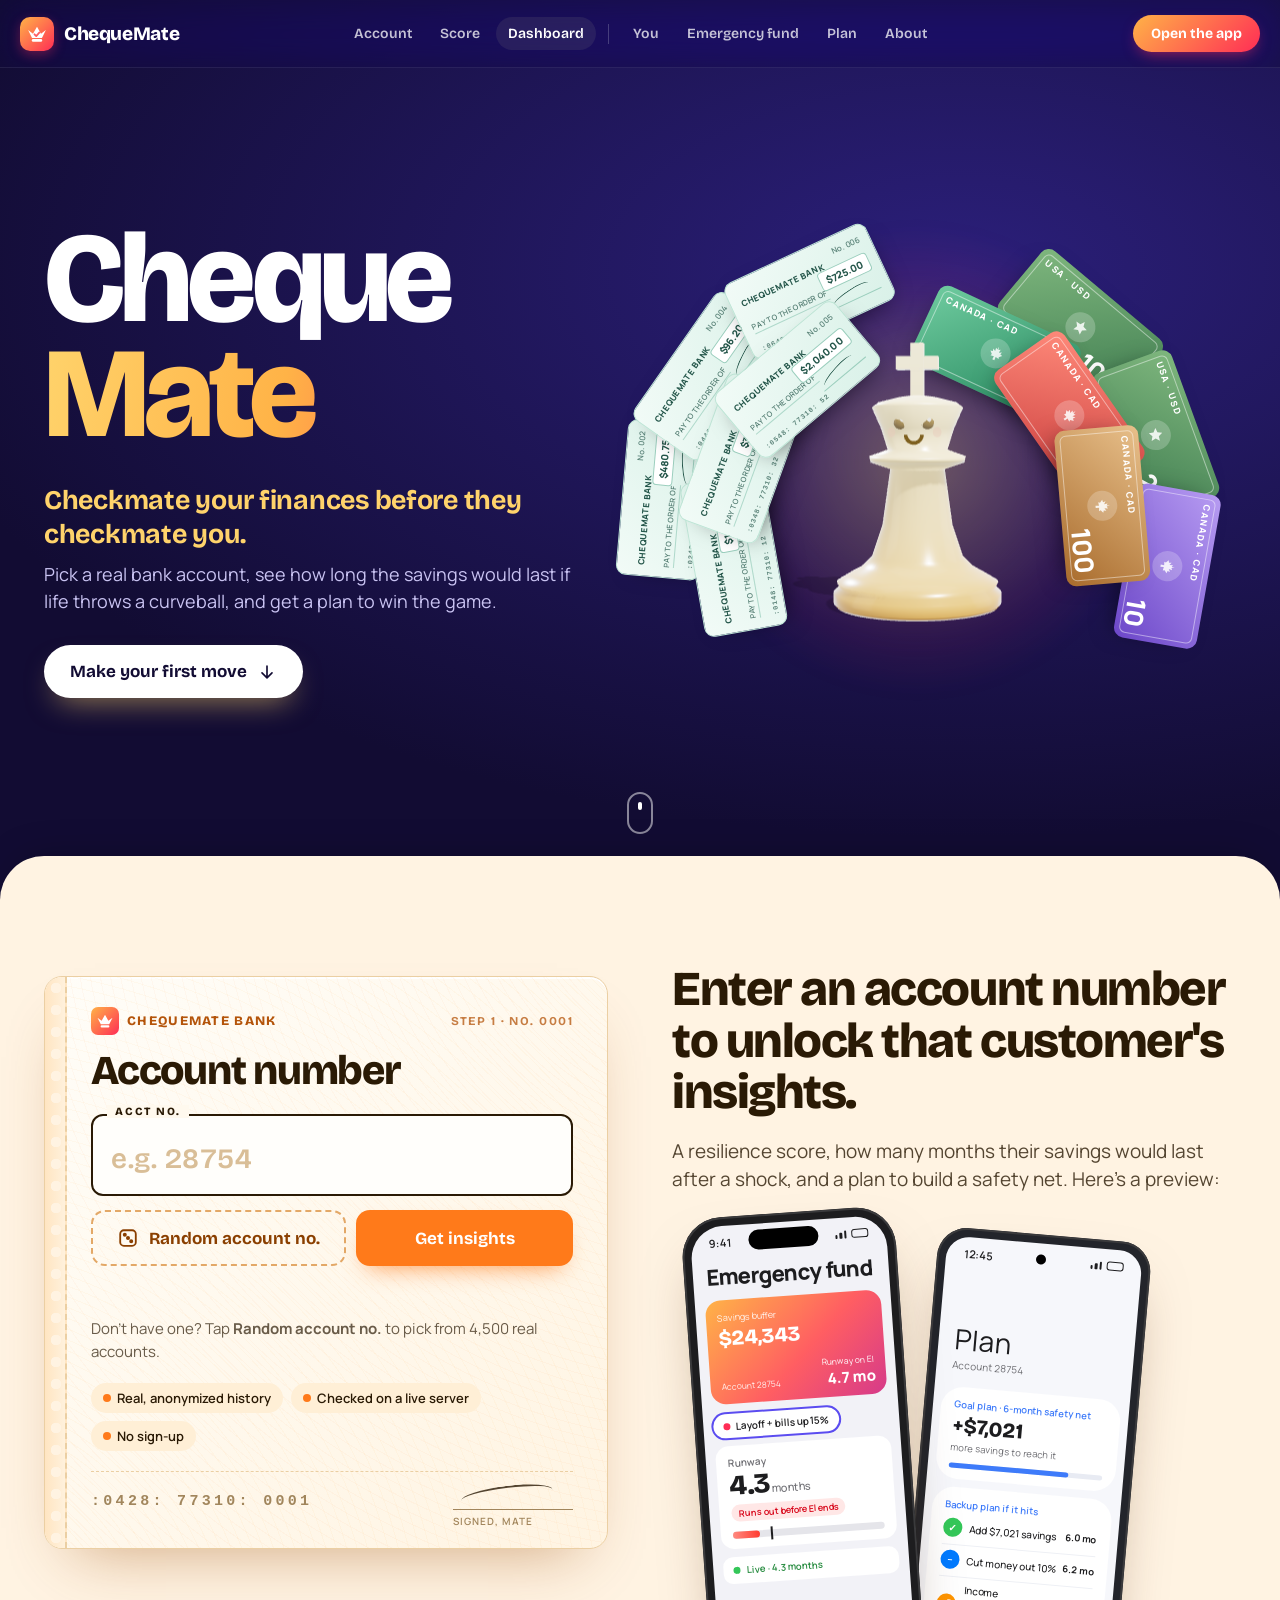
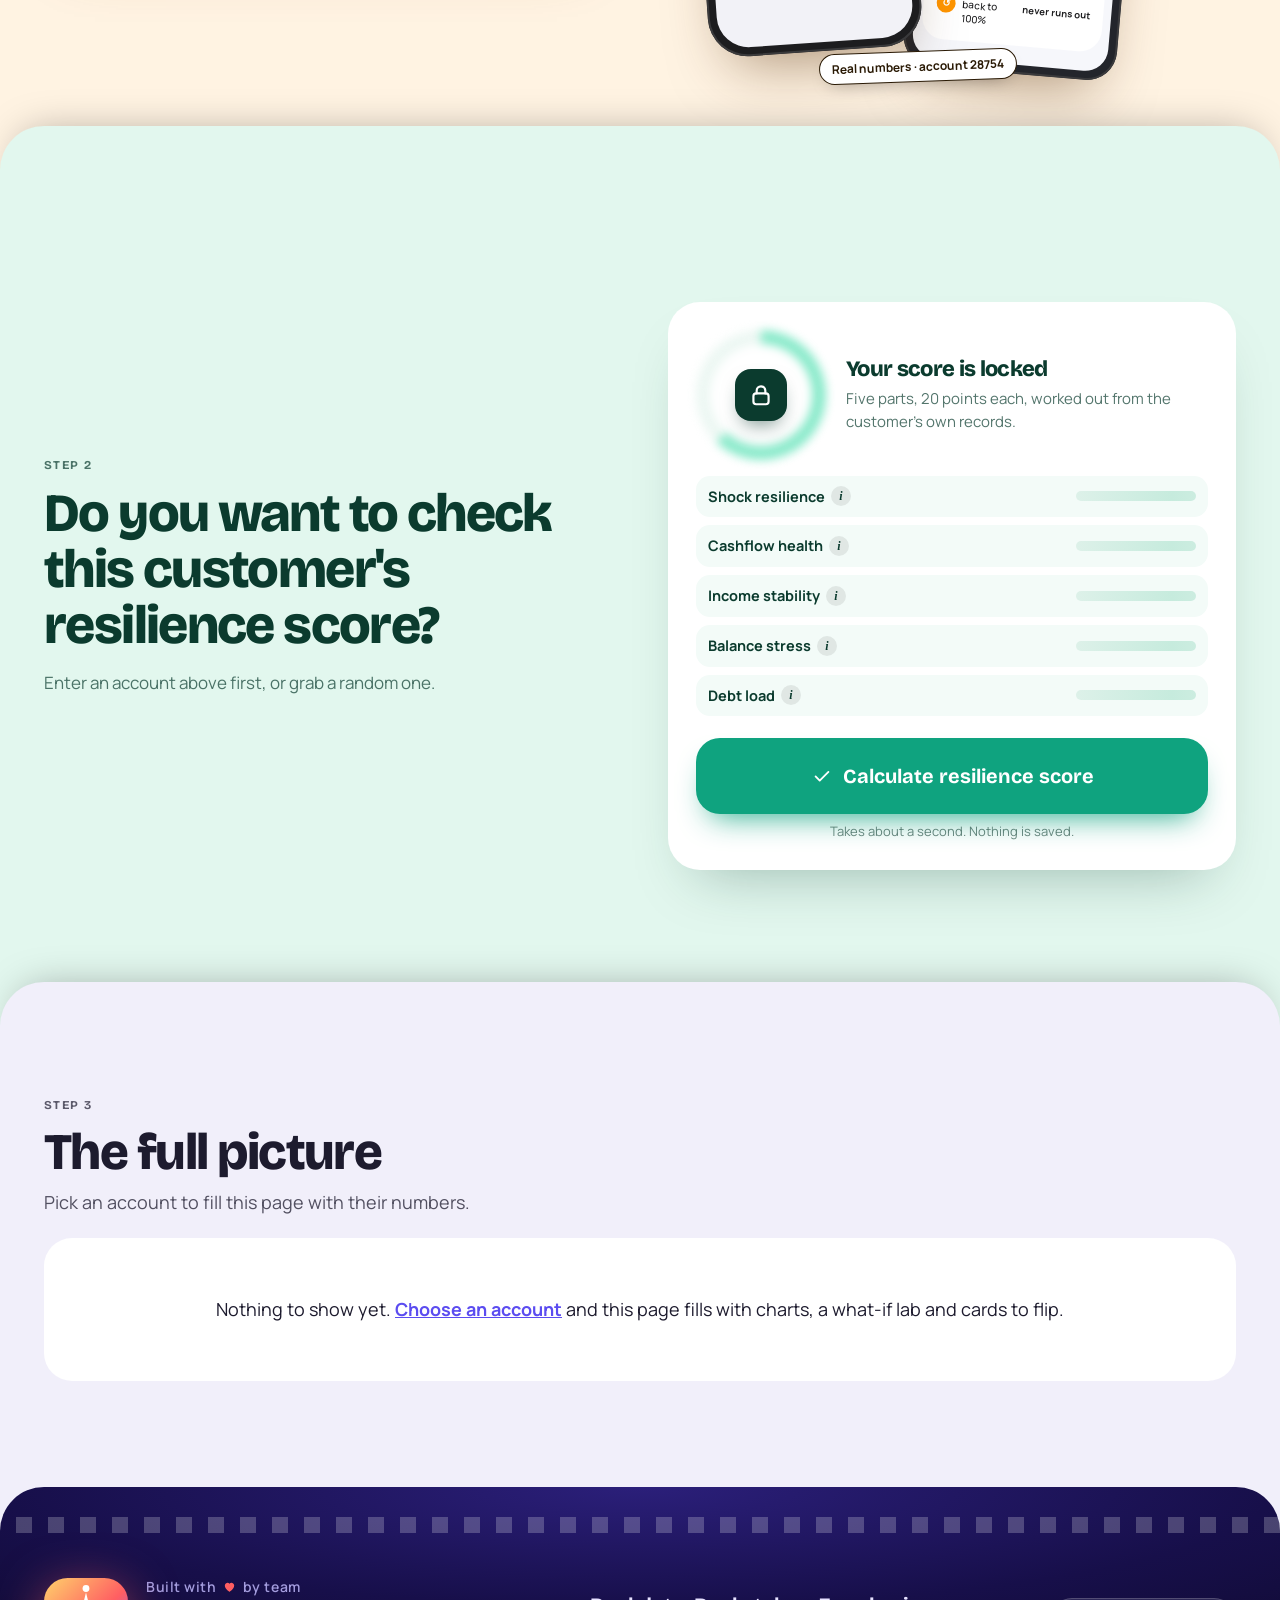
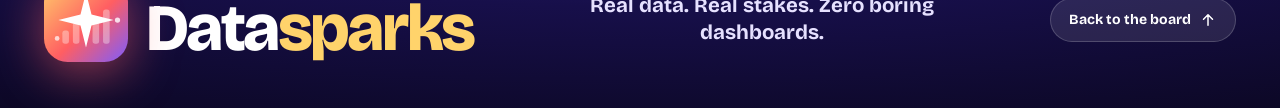
<file: core-app/home.html>
<!doctype html>
<html lang="en">
<head>
<meta charset="utf-8">
<meta name="viewport" content="width=device-width, initial-scale=1, viewport-fit=cover">
<title>ChequeMate · Checkmate your finances</title>
<meta name="description" content="Pick a real bank account, check its resilience score, and see how long the savings last if life throws a curveball.">
<link rel="icon" href="data:image/svg+xml,%3Csvg xmlns='http://www.w3.org/2000/svg' viewBox='0 0 24 24'%3E%3Cdefs%3E%3ClinearGradient id='g' x1='0' y1='0' x2='1' y2='1'%3E%3Cstop offset='0' stop-color='%23FFB347'/%3E%3Cstop offset='1' stop-color='%23FF2D55'/%3E%3C/linearGradient%3E%3C/defs%3E%3Crect width='24' height='24' rx='6' fill='url(%23g)'/%3E%3Cpath d='M3.8 8.4 7.4 15.6h9.2l3.6-7.2-4.5 3.4L12 5.2l-3.7 6.6z' fill='%23fff'/%3E%3Crect x='7.2' y='16.7' width='9.6' height='2.5' rx='1.25' fill='%23fff'/%3E%3Cpath d='M9.7 12.3l1.6 1.6 3-3.3' fill='none' stroke='%23FF5E62' stroke-width='1.7' stroke-linecap='round' stroke-linejoin='round'/%3E%3C/svg%3E">
<link rel="preconnect" href="https://fonts.googleapis.com"><link rel="preconnect" href="https://fonts.gstatic.com" crossorigin>
<link rel="stylesheet" href="https://fonts.googleapis.com/css2?family=Bricolage+Grotesque:opsz,wght@12..96,500..800&family=Manrope:wght@400;500;600;700;800&display=swap">
<link rel="stylesheet" href="assets/home.css?v=1794143984">
</head>
<body>
<a class="skip" href="#account">Skip to the account box</a>

<header class="nav" id="nav">
  <a class="brand" href="#top" aria-label="ChequeMate, back to top"><span class="appicon" aria-hidden="true"><svg viewBox="0 0 24 24"><path d="M3.8 8.4 7.4 15.6h9.2l3.6-7.2-4.5 3.4L12 5.2l-3.7 6.6z" fill="#fff"/><rect x="7.2" y="16.7" width="9.6" height="2.5" rx="1.25" fill="#fff"/><path d="M9.7 12.3l1.6 1.6 3-3.3" fill="none" stroke="#FF5E62" stroke-width="1.7" stroke-linecap="round" stroke-linejoin="round"/></svg></span>ChequeMate</a>
  <nav aria-label="Main" id="navLinks">
    <a href="#account" data-sec="account">Account</a>
    <a href="#score" data-sec="score">Score</a>
    <a href="#dash" data-sec="dash">Dashboard</a>
    <span class="sep" aria-hidden="true"></span>
    <a href="index.html#customer" data-app="customer">You</a>
    <a href="index.html#shock" data-app="shock">Emergency fund</a>
    <a href="index.html#plan" data-app="plan">Plan</a>
    <a href="index.html#paradox">About</a>
  </nav>
  <div class="nav-r"><a class="pill" href="index.html#customer" id="navApp">Open the app</a>
  <button class="burger" type="button" id="burger" aria-label="Menu" aria-expanded="false" aria-controls="navLinks"><span></span><span></span></button></div>
</header>

<main>
<!-- 1 · hero -->
<section class="sec s1" id="top" aria-label="ChequeMate">
  <div class="sec-in hero">
    <div class="hero-copy">
      <h1><span>Cheque</span><span>Mate</span></h1>
      <p class="tag">Checkmate your finances before they checkmate you.</p>
      <p class="sub">Pick a real bank account, see how long the savings would last if life throws a curveball, and get a plan to win the game.</p>
      <a class="cta" href="#account">Make your first move<svg viewBox="0 0 24 24" aria-hidden="true"><path d="M12 5v14M6 13l6 6 6-6"/></svg></a>
    </div>
    <div class="hero-art" aria-hidden="true">
      <div class="glow"></div>
      <div class="fan" id="fan"></div>
      <div class="king-slot" id="kingSlot"></div>
    </div>
  </div>
  <a class="scroll-cue" href="#account" aria-label="Scroll down"><span></span></a>
</section>

<!-- 2 · account -->
<section class="sec s2" id="account" aria-labelledby="accH">
  <div class="sec-in split">
    <form class="acct" id="acctForm" autocomplete="off" novalidate>
      <span class="ck-edge" aria-hidden="true"></span>
      <div class="ck-top"><span class="ck-bank"><svg viewBox="0 0 24 24" aria-hidden="true"><path d="M3.8 8.4 7.4 15.6h9.2l3.6-7.2-4.5 3.4L12 5.2l-3.7 6.6z" fill="currentColor" stroke="none"/><rect x="7.2" y="16.7" width="9.6" height="2.5" rx="1.25" fill="currentColor" stroke="none"/></svg>ChequeMate Bank</span><span class="ck-no">Step 1 &middot; No. 0001</span></div>
      <label for="acct" id="accH">Account number</label>
      <div class="ck-field" id="ckField"><span class="ck-tag">ACCT NO.</span><input id="acct" inputmode="numeric" pattern="[0-9]*" placeholder="e.g. 28754" aria-describedby="acctMsg"><span class="ck-ok" aria-hidden="true"><svg viewBox="0 0 24 24"><path d="M5 12.5 9.5 17 19 7.5"/></svg></span></div>
      <div class="row">
        <button class="btn ghost" type="button" id="randomBtn"><svg viewBox="0 0 24 24" aria-hidden="true"><rect x="3.5" y="3.5" width="17" height="17" rx="4"/><circle cx="8.5" cy="8.5" r="1.2" fill="currentColor"/><circle cx="15.5" cy="15.5" r="1.2" fill="currentColor"/><circle cx="12" cy="12" r="1.2" fill="currentColor"/></svg>Random account no.</button>
        <button class="btn solid" type="submit">Get insights</button>
      </div>
      <p class="msg" id="acctMsg" role="status"></p>
      <p class="fine">Don't have one? Tap <b>Random account no.</b> to pick from 4,500 real accounts.</p>
      <div class="acct-facts"><span><i></i>Real, anonymized history</span><span><i></i>Checked on a live server</span><span><i></i>No sign-up</span></div>
      <div class="ck-foot" aria-hidden="true"><span class="ck-micr">:0428: 77310: 0001</span><span class="ck-sig"></span></div>
    </form>
    <div class="explain">
      <h2>Enter an account number to unlock that customer's insights.</h2>
      <p>A resilience score, how many months their savings would last after a shock, and a plan to build a safety net. Here's a preview:</p>
      <div class="devices" aria-label="Preview of ChequeMate on an iPhone-style and a Galaxy-style phone, showing account 28754">
        <div class="phone ios" aria-hidden="true"><div class="screen">
          <div class="sbar"><span>9:41</span><span class="island"></span><span class="sig"><i></i><i></i><i></i><b></b></span></div>
          <p class="large">Emergency fund</p>
          <div class="wallet"><small>Savings buffer</small><b>$24,343</b><span>Account 28754</span><em>Runway on EI<br><strong>4.7 mo</strong></em></div>
          <div class="pchip"><span class="dot"></span>Layoff + bills up 15%</div>
          <div class="res"><small>Runway</small><b>4.3<span> months</span></b><span class="bad">Runs out before EI ends</span><div class="strip"><i style="--w:18%"></i><u style="left:25%"></u></div></div>
          <div class="okline"><span></span>Live · 4.3 months</div>
        </div></div>
        <div class="phone galaxy" aria-hidden="true"><div class="screen">
          <div class="sbar"><span>12:45</span><span class="hole"></span><span class="sig"><i></i><i></i><i></i><b></b></span></div>
          <div class="oneui-top"><p>Plan</p><small>Account 28754</small></div>
          <div class="gcard"><small>Goal plan · 6-month safety net</small><b>+$7,021</b><span>more savings to reach it</span><div class="bar"><i style="--w:78%"></i></div></div>
          <div class="gcard list"><small>Backup plan if it hits</small>
            <div class="row"><span class="ic" style="--c:#34C759">✓</span>Add $7,021 savings<em>6.0 mo</em></div>
            <div class="row"><span class="ic" style="--c:#007AFF">−</span>Cut money out 10%<em>6.2 mo</em></div>
            <div class="row"><span class="ic" style="--c:#FF9500">↺</span>Income back to 100%<em>never runs out</em></div></div>
        </div></div>
        <span class="tag-float">Real numbers · account 28754</span>
      </div>
    </div>
  </div>
</section>

<!-- 3 · score -->
<section class="sec s3" id="score" aria-labelledby="scoreH">
  <div class="sec-in score-grid" id="scoreGrid">
    <div class="q">
      <span class="step">Step 2</span>
      <h2 id="scoreH">Do you want to check this customer's resilience score?</h2>
      <p class="fine" id="scoreFor">Enter an account above first, or grab a random one.</p>
      <div class="btn-left" id="btnLeft"></div>
    </div>
    <div class="a" id="scoreRight">
      <div class="teaser" id="teaser">
        <div class="t-top"><div class="t-ring" aria-hidden="true"></div><div class="t-lock" aria-hidden="true"><span><svg viewBox="0 0 24 24" aria-hidden="true"><rect x="5" y="10.5" width="14" height="10" rx="2.5"/><path d="M8 10.5V8a4 4 0 0 1 8 0v2.5"/></svg></span></div>
          <div><h3>Your score is locked</h3><p>Five parts, 20 points each, worked out from the customer's own records.</p></div></div>
        <div class="t-parts"><div class="t-part"><span>Shock resilience <button type="button" class="info" data-t="Shock resilience" data-tip="How long savings would last if money in dropped to 55%, like on EI. More months earn more points." aria-label="What is Shock resilience?">i</button></span><span class="t-bar" aria-hidden="true"></span></div><div class="t-part"><span>Cashflow health <button type="button" class="info" data-t="Cashflow health" data-tip="Whether money in covers money out in a typical month." aria-label="What is Cashflow health?">i</button></span><span class="t-bar" aria-hidden="true"></span></div><div class="t-part"><span>Income stability <button type="button" class="info" data-t="Income stability" data-tip="How steady money in is from month to month. Big swings lower the score." aria-label="What is Income stability?">i</button></span><span class="t-bar" aria-hidden="true"></span></div><div class="t-part"><span>Balance stress <button type="button" class="info" data-t="Balance stress" data-tip="How often the balance dipped below zero recently. Fewer days earn more points." aria-label="What is Balance stress?">i</button></span><span class="t-bar" aria-hidden="true"></span></div><div class="t-part"><span>Debt load <button type="button" class="info" data-t="Debt load" data-tip="How big the monthly loan payment is compared with money in." aria-label="What is Debt load?">i</button></span><span class="t-bar" aria-hidden="true"></span></div></div>
        <div class="teaser-cta" id="teaserCta">
          <button class="btn big solid" type="button" id="calcBtn"><svg viewBox="0 0 24 24" aria-hidden="true"><path d="M5 12.5 9.5 17 19 7.5"/></svg>Calculate resilience score</button>
          <small>Takes about a second. Nothing is saved.</small>
        </div>
      </div>
      <div class="metrics" id="metrics" hidden></div>
    </div>
  </div>
</section>

<!-- 4 · dashboard -->
<section class="sec s4" id="dash" aria-labelledby="dashH">
  <div class="sec-in dash">
    <header class="dash-h"><span class="step">Step 3</span><h2 id="dashH">The full picture</h2><p id="dashSub">Pick an account to fill this page with their numbers.</p></header>
    <div id="dashBody" class="dash-empty"><p>Nothing to show yet. <a href="#account">Choose an account</a> and this page fills with charts, a what-if lab and cards to flip.</p></div>
  </div>
</section>
</main>

<footer class="foot ds-foot" id="foot">
  <div class="ds-checker" aria-hidden="true"></div>
  <div class="ds-sparks" id="dsSparks" aria-hidden="true"></div>
  <div class="ds-in">
    <div class="ds-brand">
      <button class="ds-logo" id="dsLogo" type="button" aria-label="Datasparks logo. Press for sparks">
        <svg viewBox="0 0 64 64" aria-hidden="true"><defs><linearGradient id="dsg" x1="0" y1="0" x2="1" y2="1"><stop offset="0" stop-color="#FFD36B"/><stop offset=".55" stop-color="#FF5E62"/><stop offset="1" stop-color="#7C5CFF"/></linearGradient></defs>
          <rect width="64" height="64" rx="18" fill="url(#dsg)"/>
          <g class="orb"><circle cx="32" cy="8" r="2.6" fill="#fff"/><circle cx="56" cy="32" r="2" fill="#fff" opacity=".8"/><circle cx="10" cy="46" r="1.8" fill="#fff" opacity=".7"/></g>
          <g class="bars" fill="#fff" opacity=".35"><rect x="14" y="40" width="5" height="10" rx="2"/><rect x="22" y="34" width="5" height="16" rx="2"/><rect x="37" y="30" width="5" height="20" rx="2"/><rect x="45" y="24" width="5" height="26" rx="2"/></g>
          <path class="star" d="M32 11 36.2 27.8 53 32 36.2 36.2 32 53 27.8 36.2 11 32 27.8 27.8Z" fill="#fff"/>
        </svg>
      </button>
      <div class="ds-txt"><small>Built with <svg class="ds-heart" viewBox="0 0 24 24" aria-label="love"><path d="M12 20.5s-7.5-4.6-7.5-10.2A4.3 4.3 0 0 1 12 7.6a4.3 4.3 0 0 1 7.5 2.7c0 5.6-7.5 10.2-7.5 10.2z" fill="#FF5E62" stroke="none"/></svg> by team</small>
        <b class="ds-name" aria-label="Datasparks"><span class="w1" aria-hidden="true"><span style="--i:0">D</span><span style="--i:1">a</span><span style="--i:2">t</span><span style="--i:3">a</span></span><span class="w2" aria-hidden="true"><span style="--i:4">s</span><span style="--i:5">p</span><span style="--i:6">a</span><span style="--i:7">r</span><span style="--i:8">k</span><span style="--i:9">s</span></span></b>
      </div>
    </div>
    <p class="ds-line">Real data. Real stakes. Zero boring dashboards.</p>
    <a class="ds-top" href="#top">Back to the board<svg viewBox="0 0 24 24" aria-hidden="true"><path d="M12 19V5M6 11l6-6 6 6"/></svg></a>
  </div>
</footer>

<!-- the King: flies from the hero to the corner and becomes the AI coach button -->
<div class="king-fly" id="kingFly" aria-hidden="true"><div class="kf-in" id="kingCanvas"></div></div>
<button class="king-dock" id="kingDock" type="button" aria-label="Ask the AI coach" aria-controls="chat" aria-expanded="false"><span class="ring"></span><span class="nudge">Ask me!</span></button>

<section class="chat" id="chat" role="dialog" aria-label="AI coach" hidden>
  <header><b>Mate · your AI money coach</b><button type="button" id="chatClose" aria-label="Close">×</button></header>
  <div class="msgs" id="msgs" aria-live="polite"></div>
  <div class="sugg" id="sugg"></div>
  <form id="chatForm"><input id="chatIn" placeholder="Ask about this customer…" autocomplete="off" aria-label="Your question"><button type="submit" aria-label="Send">↑</button></form>
</section>
<div class="tip" id="tip" role="tooltip" hidden></div>

<script src="assets/vendor/three.min.js"></script>
<script src="assets/vendor/chart.umd.min.js"></script>
<script src="assets/mate3d.js?v=1794143984"></script>
<script src="assets/api.js?v=4f95309d"></script>
<script src="assets/home.js?v=1794143984"></script>
</body>
</html>
</file>
<file: core-app/assets/home.css>
/* ChequeMate landing: four screens, four colours, one king. */
:root {
  --font: -apple-system, BlinkMacSystemFont, "SF Pro Display", "SF Pro Text", "SF Pro", "Samsung Sharp Sans", "SamsungOne", "Samsung Sans", system-ui, Roboto, "Segoe UI", "Helvetica Neue", Arial, sans-serif;
  --font-r: "Outfit", "Samsung Sharp Sans", "SamsungOne", -apple-system, BlinkMacSystemFont, system-ui, Roboto, sans-serif;
  --gold: #FFD36B; --gold-2: #F2A93B; --coral: #FF5E62; --pink: #FF2D55;
  --s1a: #2B1F7A; --s1b: #120C33;
  --s2: #FFF3E2; --s2-ink: #2A1A05; --s2-acc: #FF7A1A;
  --s3: #E2F7EE; --s3-ink: #0B3B2E; --s3-acc: #0FA37F;
  --s4: #F1EFFA; --s4-ink: #1D1B2E; --s4-acc: #5B4CF0;
  --good: #12A150; --warn: #E08600; --crit: #E5383B;
  --nav-h: 68px;
}
* { box-sizing: border-box; }
html { scroll-behavior: smooth; } @media (prefers-reduced-motion: reduce) { html { scroll-behavior: auto; } }
body { margin: 0; font: 400 17px/1.5 var(--font); color: var(--s4-ink); background: var(--s1b); -webkit-font-smoothing: antialiased; overflow-x: hidden; }
h1, h2, h3 { margin: 0; letter-spacing: -.03em; }
a { color: inherit; }
svg { fill: none; stroke: currentColor; stroke-width: 2; stroke-linecap: round; stroke-linejoin: round; }
:focus-visible { outline: 3px solid var(--gold); outline-offset: 3px; border-radius: 8px; }
.skip { position: absolute; left: -999px; } .skip:focus { left: 16px; top: 12px; z-index: 60; background: #fff; color: #000; padding: 8px 12px; border-radius: 10px; }
.step { display: inline-block; font: 700 12px var(--font); letter-spacing: .12em; text-transform: uppercase; opacity: .7; margin-bottom: 14px; }

/* ---------- top navigation ---------- */
.nav { position: fixed; inset: 0 0 auto; z-index: 40; height: var(--nav-h); display: flex; align-items: center; gap: 22px; padding: 0 max(20px, calc((100% - 1240px) / 2));
  background: rgba(255, 255, 255, .72); backdrop-filter: saturate(180%) blur(18px); -webkit-backdrop-filter: saturate(180%) blur(18px); border-bottom: 1px solid rgba(0, 0, 0, .06); color: #1D1B2E; transition: background .35s, color .35s, border-color .35s; }
.nav.dark { background: rgba(18, 12, 51, .45); color: #fff; border-color: rgba(255, 255, 255, .08); }
.brand { display: flex; align-items: center; gap: 10px; font: 800 19px var(--font); letter-spacing: -.02em; text-decoration: none; }
.appicon { width: 34px; height: 34px; border-radius: 10px; display: grid; place-items: center; background: linear-gradient(135deg, #FFB347, #FF2D55); box-shadow: 0 4px 12px rgba(255, 45, 85, .35); }
.appicon svg { width: 26px; height: 26px; stroke: none; }
.nav nav { display: flex; align-items: center; gap: 4px; margin-left: 8px; }
.nav nav a { padding: 8px 12px; border-radius: 999px; font: 600 14px var(--font); text-decoration: none; opacity: .75; transition: opacity .2s, background .2s; }
.nav nav a:hover { opacity: 1; background: rgba(127, 127, 127, .12); }
.nav nav a.on { opacity: 1; background: rgba(127, 127, 127, .16); }
.nav .sep { width: 1px; height: 20px; background: currentColor; opacity: .2; margin: 0 8px; }
.nav .pill { margin-left: auto; padding: 10px 18px; border-radius: 999px; background: linear-gradient(135deg, #FFB347, #FF2D55); color: #fff; font: 700 14px var(--font); text-decoration: none; box-shadow: 0 6px 16px -6px rgba(255, 45, 85, .7); transition: transform .15s; white-space: nowrap; }
.nav .pill:hover { transform: translateY(-1px); } .nav .pill:active { transform: scale(.97); }
.burger { display: none; margin-left: 8px; width: 40px; height: 40px; border: 0; border-radius: 12px; background: rgba(127, 127, 127, .14); color: inherit; cursor: pointer; place-items: center; align-content: center; gap: 5px; padding: 0 10px; }
.burger span { display: block; height: 2px; width: 20px; background: currentColor; border-radius: 2px; }

/* ---------- sections ---------- */
.sec { position: relative; min-height: 100vh; min-height: 100svh; display: flex; align-items: center; padding: calc(var(--nav-h) + 40px) 0 88px; }
.sec + .sec { margin-top: -44px; border-radius: 44px 44px 0 0; box-shadow: 0 -12px 40px -20px rgba(0, 0, 0, .35); }
.sec-in { width: 100%; max-width: 1240px; margin: 0 auto; padding: 0 24px; }
.s1 { background: radial-gradient(120% 90% at 75% 30%, var(--s1a) 0%, var(--s1b) 70%); color: #fff; overflow: hidden; }
.s2 { background: var(--s2); color: var(--s2-ink); z-index: 1; }
.s3 { background: var(--s3); color: var(--s3-ink); z-index: 2; }
.s4 { background: var(--s4); color: var(--s4-ink); z-index: 3; align-items: flex-start; }
.foot { position: relative; z-index: 4; display: flex; justify-content: space-between; gap: 16px; flex-wrap: wrap; padding: 28px max(24px, calc((100% - 1240px) / 2)) 36px; background: #120C33; color: #B9B3E6; font-size: 13px; }
.foot a { color: #fff; }

/* ---------- 1 · hero ---------- */
.hero { display: grid; grid-template-columns: minmax(0, 5fr) minmax(0, 6fr); gap: 24px; align-items: center; }
.hero h1 { display: grid; font: 800 clamp(64px, 10vw, 148px)/.88 var(--font); letter-spacing: -.055em; }
.hero h1 span:first-child { color: #fff; }
.hero h1 span:last-child { background: linear-gradient(100deg, var(--gold) 0%, #FFB347 45%, var(--pink) 100%); -webkit-background-clip: text; background-clip: text; color: transparent; padding-bottom: .06em; }
.tag { margin: 22px 0 10px; font: 700 clamp(20px, 2.1vw, 28px)/1.25 var(--font); color: var(--gold); letter-spacing: -.01em; }
.sub { margin: 0 0 30px; max-width: 30em; font-size: 18px; color: #C9C3F2; }
.cta { display: inline-flex; align-items: center; gap: 10px; padding: 16px 26px; border-radius: 999px; background: #fff; color: #120C33; font: 700 17px var(--font); text-decoration: none; box-shadow: 0 14px 30px -12px rgba(255, 211, 107, .6); transition: transform .2s; }
.cta:hover { transform: translateY(-2px); } .cta svg { width: 20px; height: 20px; }
@media (prefers-reduced-motion: no-preference) { .cta svg { animation: nudgeDown 1.8s ease-in-out infinite; } }
@keyframes nudgeDown { 50% { transform: translateY(4px); } }
.hero-art { position: relative; aspect-ratio: 1; width: 100%; max-width: 620px; justify-self: center; }
.glow { position: absolute; inset: 12%; border-radius: 50%; background: radial-gradient(circle, rgba(255, 211, 107, .35), rgba(255, 45, 85, .08) 55%, transparent 70%); filter: blur(10px); }
.king-slot { position: absolute; left: 50%; top: 50%; width: 64%; aspect-ratio: 1; transform: translate(-50%, -46%); }
.fan { position: absolute; left: 50%; top: 60%; width: 0; height: 0; --spread: 0; }
@media (prefers-reduced-motion: no-preference) { .fan { animation: sway 7s ease-in-out infinite; } }
@keyframes sway { 50% { rotate: 2deg; } }
.note { position: absolute; left: -78px; top: -42px; width: 156px; height: 84px; border-radius: 10px; transform-origin: 50% 50%;
  transform: rotate(calc(var(--a) * var(--spread))) translateY(calc(var(--r) * -1 * var(--spread))) scale(calc(.55 + .45 * var(--spread)));
  opacity: var(--spread); box-shadow: 0 10px 24px -10px rgba(0, 0, 0, .55); transition: transform .9s cubic-bezier(.2, 1.3, .3, 1) var(--d), opacity .5s var(--d); font-family: var(--font); overflow: hidden; }
.fan.live .note { transition: none; }
.cheque { background: linear-gradient(135deg, #F2FBF7, #D9F1E8); color: #24564A; border: 1px solid #BFE5D6; padding: 8px 10px; }
.cheque .bk { font: 800 8.5px var(--font); letter-spacing: .08em; text-transform: uppercase; } .cheque .no { position: absolute; right: 10px; top: 8px; font: 600 8px var(--font); opacity: .7; }
.cheque .pay { margin-top: 10px; font: 600 7.5px var(--font); text-transform: uppercase; opacity: .75; border-bottom: 1px solid #9CCFBE; padding-bottom: 2px; width: 62%; }
.cheque .amt { position: absolute; right: 10px; top: 28px; padding: 2px 6px; border: 1px solid #9CCFBE; border-radius: 4px; font: 800 10px var(--font); background: #fff; }
.cheque .sig { position: absolute; right: 10px; bottom: 14px; width: 54px; height: 10px; border-bottom: 1px solid #9CCFBE; }
.cheque .sig::before { content: ""; position: absolute; left: 4px; bottom: 2px; width: 40px; height: 8px; border-radius: 50%; border-top: 1.5px solid #24564A; transform: rotate(-8deg); }
.cheque .micr { position: absolute; left: 10px; bottom: 5px; font: 600 7px ui-monospace, Menlo, monospace; letter-spacing: .12em; opacity: .7; }
.bill { color: #fff; padding: 7px 10px; display: grid; }
.bill::before { content: ""; position: absolute; inset: 5px; border: 1px solid rgba(255, 255, 255, .45); border-radius: 6px; }
.bill .cur { font: 800 9px var(--font); letter-spacing: .14em; } .bill .val { position: absolute; right: 12px; bottom: 6px; font: 800 26px/1 var(--font); letter-spacing: -.03em; }
.bill .seal { position: absolute; left: 50%; top: 50%; width: 30px; height: 30px; margin: -15px 0 0 -15px; border-radius: 50%; background: rgba(255, 255, 255, .22); display: grid; place-items: center; }
.bill .seal svg { width: 18px; height: 18px; fill: rgba(255, 255, 255, .85); stroke: none; }
.bill.usd { background: linear-gradient(135deg, #7FB77E, #3E7B4F); } .bill.c20 { background: linear-gradient(135deg, #6FCB9F, #23855B); }
.bill.c50 { background: linear-gradient(135deg, #FF8A7A, #C83B3B); } .bill.c100 { background: linear-gradient(135deg, #E8C08B, #A86B2C); } .bill.c10 { background: linear-gradient(135deg, #B79CF2, #6C47C9); }
.scroll-cue { position: absolute; left: 50%; bottom: 66px; width: 26px; height: 42px; margin-left: -13px; border: 2px solid rgba(255, 255, 255, .5); border-radius: 14px; }
.scroll-cue span { position: absolute; left: 50%; top: 8px; width: 4px; height: 8px; margin-left: -2px; border-radius: 2px; background: #fff; }
@media (prefers-reduced-motion: no-preference) { .scroll-cue span { animation: wheel 1.6s ease-in-out infinite; } }
@keyframes wheel { 60% { transform: translateY(12px); opacity: 0; } 100% { opacity: 0; } }

/* the flying king + dock */
.king-fly { position: fixed; left: 0; top: 0; z-index: 35; pointer-events: none; transform-origin: 0 0; will-change: transform; }
.kf-in { position: absolute; inset: 0; }
.kf-in canvas { position: absolute; inset: 0; width: 100% !important; height: 100% !important; }
.king-dock { position: fixed; right: 24px; bottom: 24px; z-index: 34; width: 76px; height: 76px; border-radius: 50%; border: 0; cursor: pointer; padding: 0;
  background: radial-gradient(circle at 50% 35%, #fff, #FFF1D6); box-shadow: 0 12px 30px -8px rgba(255, 45, 85, .55), inset 0 0 0 3px #fff;
  opacity: 0; transform: scale(.6); pointer-events: none; transition: opacity .3s, transform .4s cubic-bezier(.2, 1.4, .3, 1); }
.king-dock.on { opacity: 1; transform: scale(1); pointer-events: auto; }
.king-dock .ring { position: absolute; inset: -4px; border-radius: 50%; background: conic-gradient(from 0deg, #FFB347, #FF2D55, #FFB347); -webkit-mask: radial-gradient(circle, transparent 37px, #000 38px); mask: radial-gradient(circle, transparent 37px, #000 38px); }
@media (prefers-reduced-motion: no-preference) { .king-dock .ring { animation: spin 6s linear infinite; } }
@keyframes spin { to { transform: rotate(360deg); } }
.king-dock .nudge { position: absolute; right: 86px; top: 50%; transform: translateY(-50%) scale(.8); white-space: nowrap; padding: 7px 12px; border-radius: 999px; background: #1D1B2E; color: #fff; font: 700 13px var(--font); opacity: 0; transition: opacity .3s, transform .3s; pointer-events: none; }
.king-dock.say .nudge { opacity: 1; transform: translateY(-50%) scale(1); }

/* ---------- 2 · account ---------- */
.split { display: grid; grid-template-columns: minmax(0, 1fr) minmax(0, 1fr); gap: 64px; align-items: center; }
.acct { display: grid; gap: 16px; padding: 40px; border-radius: 32px; background: #fff; box-shadow: 0 30px 60px -30px rgba(120, 60, 0, .35); }
.acct label { font: 800 clamp(30px, 3.4vw, 44px)/1.05 var(--font); letter-spacing: -.03em; }
.acct input { width: 100%; height: 84px; padding: 0 24px; border-radius: 22px; border: 2px solid #F3DEC2; background: #FFFBF5; color: var(--s2-ink); font: 700 40px var(--font); letter-spacing: .04em; outline: none; transition: border-color .2s, box-shadow .2s; }
.acct input::placeholder { color: #D9C2A3; font-weight: 600; letter-spacing: 0; }
.acct input:focus { border-color: var(--s2-acc); box-shadow: 0 0 0 5px rgba(255, 122, 26, .18); }
.acct input[aria-invalid="true"] { border-color: var(--crit); }
.acct .row { display: flex; gap: 10px; flex-wrap: wrap; }
.btn { display: inline-flex; align-items: center; justify-content: center; gap: 10px; height: 56px; padding: 0 24px; border-radius: 18px; border: 0; cursor: pointer; font: 700 17px var(--font); transition: transform .15s, box-shadow .2s, background .2s, filter .2s; }
.btn:active { transform: scale(.97); } .btn svg { width: 22px; height: 22px; }
.s2 .btn.solid { flex: 1; background: var(--s2-acc); color: #fff; box-shadow: 0 12px 24px -12px rgba(255, 122, 26, .8); } .s2 .btn.solid:hover { filter: brightness(1.05); }
.s2 .btn.ghost { background: #FFEBD2; color: var(--s2-ink); } .s2 .btn.ghost:hover { background: #FFE0BC; }
.btn.spin svg { animation: dice .5s cubic-bezier(.2, .8, .2, 1); } @keyframes dice { to { transform: rotate(360deg) scale(1.1); } }
.msg { margin: 0; min-height: 24px; font-size: 15px; font-weight: 600; } .msg.ok { color: var(--good); } .msg.err { color: var(--crit); }
.msg.wait::before { content: ""; display: inline-block; width: 12px; height: 12px; margin-right: 8px; border-radius: 50%; border: 2px solid currentColor; border-right-color: transparent; vertical-align: -1px; animation: spin .7s linear infinite; }
.explain h2 { font: 800 clamp(32px, 3.8vw, 52px)/1.06 var(--font); }
.explain > p { margin: 18px 0 10px; font-size: 19px; opacity: .8; }
.gets { list-style: none; margin: 0 0 20px; padding: 0; display: grid; gap: 10px; }
.gets li { display: flex; align-items: center; gap: 12px; font-size: 18px; }
.gets li::before { content: ""; width: 28px; height: 28px; flex: none; border-radius: 9px; background: var(--s2-acc) url("data:image/svg+xml,%3Csvg xmlns='http://www.w3.org/2000/svg' viewBox='0 0 24 24' fill='none' stroke='white' stroke-width='3' stroke-linecap='round' stroke-linejoin='round'%3E%3Cpath d='M5 12.5 9.5 17 19 7.5'/%3E%3C/svg%3E") center / 16px no-repeat; }
.fine { font-size: 15px; opacity: .7; margin: 0; }

/* ---------- 3 · score ---------- */
.score-grid { display: grid; grid-template-columns: minmax(0, 1fr) minmax(0, 1fr); gap: 56px; align-items: center; }
.score-grid h2 { font: 800 clamp(34px, 4.2vw, 58px)/1.04 var(--font); }
.score-grid .fine { margin-top: 16px; font-size: 17px; }
.score-grid .a { display: grid; justify-items: center; }
.s3 .btn.solid { background: var(--s3-acc); color: #fff; box-shadow: 0 16px 30px -14px rgba(15, 163, 127, .9); }
.s3 .btn.solid:hover { filter: brightness(1.06); }
.btn.big { height: 76px; padding: 0 34px; border-radius: 24px; font-size: 20px; }
@media (prefers-reduced-motion: no-preference) { #calcBtn:not(.moved) { animation: breathe 2.6s ease-in-out infinite; } }
@keyframes breathe { 50% { box-shadow: 0 0 0 14px rgba(15, 163, 127, .12), 0 16px 30px -14px rgba(15, 163, 127, .9); } }
.btn-left { margin-top: 26px; }
.btn.shake { animation: shake .45s !important; } @keyframes shake { 20%, 60% { transform: translateX(-8px); } 40%, 80% { transform: translateX(8px); } }
.metrics { width: 100%; padding: 30px; border-radius: 32px; background: #fff; box-shadow: 0 30px 60px -30px rgba(11, 59, 46, .35); display: grid; gap: 18px; animation: rise .6s cubic-bezier(.2, .8, .2, 1) both; }
@keyframes rise { from { opacity: 0; transform: translateY(20px) scale(.98); } }
.m-top { display: grid; grid-template-columns: 150px 1fr; gap: 22px; align-items: center; }
.ring-big { position: relative; width: 150px; height: 150px; }
.ring-big svg { width: 100%; height: 100%; } .ring-big .bg { stroke: #DDF1E9; stroke-width: 14; } .ring-big .fg { stroke: url(#rg); stroke-width: 14; transition: stroke-dashoffset 1.4s cubic-bezier(.2, .8, .2, 1); }
.ring-big b { position: absolute; inset: 0; display: grid; place-content: center; text-align: center; font: 800 36px/1 var(--font); letter-spacing: -.03em; }
.ring-big b small { display: block; font-size: 12px; font-weight: 600; opacity: .6; letter-spacing: 0; margin-top: 4px; }
.m-top h3 { font: 800 24px/1.15 var(--font); } .m-top p { margin: 6px 0 0; font-size: 15px; opacity: .75; }
.parts { display: grid; gap: 10px; }
.part { display: grid; grid-template-columns: 36px 1fr auto; gap: 12px; align-items: center; padding: 10px 12px; border-radius: 16px; background: #F3FBF8; }
.part svg.mini { width: 36px; height: 36px; } .part .bg { stroke: #D5EEE4; stroke-width: 5; } .part .fg { stroke: var(--c); stroke-width: 5; transition: stroke-dashoffset 1.1s cubic-bezier(.2, .8, .2, 1) var(--d); }
.part .nm { font-weight: 700; font-size: 15px; display: flex; align-items: center; gap: 6px; } .part .val { font: 800 17px var(--font); } .part .val small { font-size: 12px; opacity: .55; }
.info { width: 20px; height: 20px; border-radius: 50%; border: 0; padding: 0; cursor: help; display: inline-grid; place-items: center; font: 800 12px/1 Georgia, serif; font-style: italic; background: rgba(0, 0, 0, .08); color: inherit; flex: none; }
.info:hover, .info:focus-visible { background: #1D1B2E; color: #fff; }
.refline { padding: 14px 16px; border-radius: 16px; background: #0B3B2E; color: #E2F7EE; font-size: 15px; } .refline b { color: #fff; }
.askai { justify-self: start; display: inline-flex; align-items: center; gap: 10px; padding: 12px 18px; border-radius: 999px; border: 0; cursor: pointer; background: linear-gradient(135deg, #FFB347, #FF2D55); color: #fff; font: 700 15px var(--font); box-shadow: 0 10px 20px -10px rgba(255, 45, 85, .8); transition: transform .15s; }
.askai:hover { transform: translateY(-1px); } .askai svg { width: 18px; height: 18px; }

/* ---------- 4 · dashboard ---------- */
.dash { display: grid; gap: 22px; }
.dash-h h2 { font: 800 clamp(34px, 4vw, 54px)/1.05 var(--font); } .dash-h p { margin: 10px 0 0; font-size: 18px; opacity: .75; }
.dash-empty { padding: 40px; border-radius: 28px; background: #fff; font-size: 18px; text-align: center; } .dash-empty a { color: var(--s4-acc); font-weight: 700; }
#dashBody { display: grid; gap: 22px; }
.card { background: #fff; border-radius: 26px; padding: 24px; box-shadow: 0 20px 40px -28px rgba(29, 27, 46, .4); }
.card h3 { font: 800 21px/1.2 var(--font); display: flex; align-items: center; gap: 8px; }
.card .why { margin: 4px 0 14px; font-size: 14px; opacity: .65; }
.tiles { display: grid; grid-template-columns: repeat(6, minmax(0, 1fr)); gap: 12px; }
.tile { background: #fff; border-radius: 22px; padding: 16px; box-shadow: 0 16px 30px -24px rgba(29, 27, 46, .5); display: grid; gap: 4px; align-content: start; transition: transform .2s; animation: rise .6s cubic-bezier(.2, .8, .2, 1) both; animation-delay: var(--d); }
.tile:hover { transform: translateY(-3px); }
.tile .ic { width: 34px; height: 34px; border-radius: 10px; display: grid; place-items: center; color: #fff; background: linear-gradient(160deg, color-mix(in srgb, var(--c) 65%, #fff), var(--c)); margin-bottom: 4px; }
.tile .ic svg { width: 19px; height: 19px; }
.tile .k { display: flex; align-items: center; gap: 6px; font-size: 13px; font-weight: 700; opacity: .75; } .tile .v { font: 800 26px var(--font); letter-spacing: -.02em; } .tile .s { font-size: 12.5px; opacity: .6; line-height: 1.35; }
.whatif { display: grid; grid-template-columns: minmax(0, 5fr) minmax(0, 7fr); gap: 28px; }
.ctrls { display: grid; gap: 16px; align-content: start; }
.ctl label { display: flex; justify-content: space-between; align-items: baseline; gap: 8px; font-weight: 700; font-size: 15px; } .ctl output { font: 800 16px var(--font); color: var(--s4-acc); white-space: nowrap; }
.ctl .hint { display: block; font-size: 12.5px; opacity: .6; margin-top: 2px; }
input[type="range"] { -webkit-appearance: none; appearance: none; width: 100%; height: 8px; border-radius: 4px; margin: 12px 0 4px; cursor: pointer;
  background: linear-gradient(90deg, var(--s4-acc) var(--p, 0%), #E3E0F3 var(--p, 0%)); }
input[type="range"]::-webkit-slider-thumb { -webkit-appearance: none; width: 26px; height: 26px; border-radius: 50%; background: #fff; box-shadow: 0 2px 8px rgba(0, 0, 0, .25), 0 0 0 4px var(--s4-acc); transition: transform .15s; }
input[type="range"]:active::-webkit-slider-thumb { transform: scale(1.15); }
input[type="range"]::-moz-range-thumb { width: 22px; height: 22px; border-radius: 50%; background: #fff; border: 4px solid var(--s4-acc); }
.chips { display: flex; flex-wrap: wrap; gap: 8px; }
.chip { padding: 8px 12px; border-radius: 999px; border: 1.5px solid #DAD5F3; background: #fff; font: 600 13px var(--font); cursor: pointer; transition: background .2s, border-color .2s, color .2s; color: inherit; }
.chip:hover { border-color: var(--s4-acc); } .chip[aria-pressed="true"] { background: var(--s4-acc); border-color: var(--s4-acc); color: #fff; }
.result { display: grid; gap: 10px; align-content: start; }
.res-big { display: flex; align-items: baseline; gap: 10px; flex-wrap: wrap; } .res-big b { font: 800 64px/1 var(--font); letter-spacing: -.04em; } .res-big span { font-size: 18px; font-weight: 600; opacity: .7; }
.badge { display: inline-flex; align-items: center; gap: 6px; padding: 5px 12px; border-radius: 999px; font: 700 13px var(--font); }
.badge.good { background: #DDF6E7; color: #0B7A3B; } .badge.warn { background: #FFF0D6; color: #A65F00; } .badge.crit { background: #FFE1E1; color: #B42326; }
.blocks { display: grid; grid-template-columns: repeat(24, minmax(0, 1fr)); gap: 3px; height: 18px; }
.blocks i { border-radius: 4px; background: #E7E4F5; position: relative; overflow: hidden; }
.blocks i::after { content: ""; position: absolute; inset: 0 auto 0 0; width: calc(var(--f) * 100%); background: var(--bc); border-radius: inherit; transform: scaleY(0); transform-origin: bottom; transition: transform .3s var(--d); }
.blocks.go i::after { transform: scaleY(1); }
.blocks-scale { display: flex; justify-content: space-between; font-size: 11.5px; opacity: .55; }
.chart-box { position: relative; height: 240px; } .chart-box.tall { height: 260px; }
.charts { display: grid; grid-template-columns: repeat(2, minmax(0, 1fr)); gap: 22px; }
.flips { display: grid; grid-template-columns: repeat(4, minmax(0, 1fr)); gap: 16px; }
.flip { perspective: 1200px; height: 210px; border: 0; padding: 0; background: none; cursor: pointer; text-align: left; font: inherit; color: inherit; }
.flip .fi { position: relative; display: block; width: 100%; height: 100%; transform-style: preserve-3d; transition: transform .7s cubic-bezier(.2, .8, .2, 1); }
@media (hover: hover) { .flip:hover .fi { transform: rotateY(180deg); } }
.flip:focus-visible .fi, .flip[aria-pressed="true"] .fi { transform: rotateY(180deg); }
.flip .fr, .flip .bk { position: absolute; inset: 0; border-radius: 24px; padding: 20px; backface-visibility: hidden; -webkit-backface-visibility: hidden; display: flex; flex-direction: column; gap: 6px; }
.flip .fr { background: linear-gradient(150deg, color-mix(in srgb, var(--c) 18%, #fff), #fff 60%); box-shadow: 0 18px 34px -24px rgba(29, 27, 46, .5); }
.flip .fr .ic { width: 46px; height: 46px; border-radius: 14px; display: grid; place-items: center; background: var(--c); color: #fff; margin-bottom: auto; } .flip .fr .ic svg { width: 24px; height: 24px; }
.flip .fr b { font: 800 19px/1.2 var(--font); } .flip .fr small { font-size: 12.5px; opacity: .6; display: flex; align-items: center; gap: 6px; }
.flip .bk { transform: rotateY(180deg); background: var(--c); color: #fff; box-shadow: 0 18px 34px -20px var(--c); }
.flip .bk .big { font: 800 32px/1.05 var(--font); letter-spacing: -.02em; margin-top: auto; } .flip .bk p { margin: 0; font-size: 13.5px; opacity: .92; line-height: 1.4; } .flip .bk .lbl { font: 700 12px var(--font); text-transform: uppercase; letter-spacing: .08em; opacity: .8; }
.deep { display: flex; flex-wrap: wrap; gap: 10px; }
.deep a { display: inline-flex; align-items: center; gap: 8px; padding: 12px 18px; border-radius: 16px; background: #fff; text-decoration: none; font-weight: 700; font-size: 15px; box-shadow: 0 12px 24px -20px rgba(29, 27, 46, .6); transition: transform .2s; }
.deep a:hover { transform: translateY(-2px); } .deep a span { opacity: .5; }

/* ---------- chat + tooltip ---------- */
.chat { position: fixed; right: 24px; bottom: 112px; z-index: 45; width: min(380px, calc(100vw - 32px)); max-height: min(560px, 70vh); display: flex; flex-direction: column; border-radius: 24px; background: #fff; color: #1D1B2E; box-shadow: 0 30px 70px -20px rgba(0, 0, 0, .45); overflow: hidden; animation: rise .35s cubic-bezier(.2, .8, .2, 1); }
.chat[hidden] { display: none; }
.chat header { display: flex; justify-content: space-between; align-items: center; padding: 14px 18px; background: linear-gradient(135deg, #FFB347, #FF2D55); color: #fff; }
.chat header button { border: 0; background: rgba(255, 255, 255, .25); color: #fff; width: 30px; height: 30px; border-radius: 50%; font-size: 18px; cursor: pointer; }
.msgs { flex: 1; overflow-y: auto; padding: 16px; display: grid; gap: 10px; align-content: start; }
.bub { max-width: 88%; padding: 10px 14px; border-radius: 18px; font-size: 14.5px; line-height: 1.45; } .bub.me { justify-self: end; background: #5B4CF0; color: #fff; border-bottom-right-radius: 6px; } .bub.ai { background: #F1EFFA; border-bottom-left-radius: 6px; }
.bub.ai.typing { color: #8C88A8; }
.sugg { display: flex; flex-wrap: wrap; gap: 6px; padding: 0 16px 10px; } .sugg button { border: 1.5px solid #E3E0F3; background: #fff; border-radius: 999px; padding: 6px 10px; font: 600 12.5px var(--font); cursor: pointer; color: #1D1B2E; }
.chat form { display: flex; gap: 8px; padding: 12px; border-top: 1px solid #EEE; } .chat input { flex: 1; height: 42px; border: 0; border-radius: 21px; background: #F4F3F8; padding: 0 16px; font: 15px var(--font); outline: none; }
.chat form button { width: 42px; height: 42px; border-radius: 50%; border: 0; background: #5B4CF0; color: #fff; font: 800 18px var(--font); cursor: pointer; }
.tip { position: fixed; z-index: 60; max-width: 260px; padding: 10px 12px; border-radius: 12px; background: #1D1B2E; color: #fff; font-size: 13px; line-height: 1.45; pointer-events: none; box-shadow: 0 12px 30px -10px rgba(0, 0, 0, .5); }
.tip b { display: block; margin-bottom: 2px; }

.rv { opacity: 0; transform: translateY(26px); transition: opacity .7s, transform .7s cubic-bezier(.2, .8, .2, 1); } .rv.on { opacity: 1; transform: none; }
@media (prefers-reduced-motion: reduce) { .rv { opacity: 1; transform: none; transition: none; } .note, .flip .fi, .tile, .metrics { transition: none !important; animation: none !important; } }

/* ---------- responsive ---------- */
@media (max-width: 1100px) { .tiles { grid-template-columns: repeat(3, minmax(0, 1fr)); } .flips { grid-template-columns: repeat(2, minmax(0, 1fr)); } .nav nav a[data-app] { display: none; } .nav .sep { display: none; } }
@media (max-width: 900px) {
  .hero, .split, .score-grid, .whatif, .charts { grid-template-columns: minmax(0, 1fr); }
  .hero { gap: 0; } .hero-art { max-width: 440px; width: 100%; } .split, .score-grid { gap: 32px; }
  .nav nav { display: none; position: absolute; top: var(--nav-h); left: 12px; right: 12px; flex-direction: column; align-items: stretch; padding: 10px; border-radius: 20px; background: #fff; color: #1D1B2E; box-shadow: 0 20px 40px -10px rgba(0, 0, 0, .3); margin: 0; }
  .nav nav.open { display: flex; } .nav nav a[data-app] { display: block; } .burger { display: grid; } .nav .pill { padding: 9px 14px; font-size: 13px; }
}
@media (max-width: 560px) {
  .sec { padding-top: calc(var(--nav-h) + 24px); } .acct { padding: 24px; } .acct input { height: 70px; font-size: 32px; }
  .tiles { grid-template-columns: repeat(2, minmax(0, 1fr)); } .flips { grid-template-columns: minmax(0, 1fr); } .m-top { grid-template-columns: 110px 1fr; } .ring-big { width: 110px; height: 110px; } .ring-big b { font-size: 28px; }
  .res-big b { font-size: 50px; } .metrics { padding: 20px; } .brand { font-size: 17px; } .king-dock { right: 16px; bottom: 16px; width: 66px; height: 66px; } .chat { right: 16px; bottom: 96px; }
  .nav { gap: 10px; } .nav .pill { display: none; }
}

/* centred nav */
.nav { display: grid; grid-template-columns: 1fr auto 1fr; }
.nav .brand { justify-self: start; } .nav nav { margin: 0; justify-self: center; } .nav-r { justify-self: end; display: flex; align-items: center; gap: 8px; } .nav .pill { margin-left: 0; }
@media (max-width: 900px) { .nav { grid-template-columns: 1fr auto; } }
/* phone previews (screen 2) */
.devices { position: relative; height: 470px; margin-top: 18px; }
.phone { position: absolute; width: 214px; height: 440px; padding: 9px; background: #1D1D1F; box-shadow: 0 30px 60px -24px rgba(80, 40, 0, .5), inset 0 0 0 2px #3A3A3C; }
.phone .screen { position: relative; width: 100%; height: 100%; overflow: hidden; background: #F2F2F7; color: #1D1D1F; }
.phone.ios { left: 4%; top: 0; border-radius: 40px; transform: rotate(-4deg); z-index: 2; } .phone.ios .screen { border-radius: 32px; }
.phone.galaxy { left: 44%; top: 22px; border-radius: 30px; transform: rotate(5deg); background: #23252B; } .phone.galaxy .screen { border-radius: 23px; background: #F6F7FB; }
@media (prefers-reduced-motion: no-preference) { .phone.ios { animation: bob 6s ease-in-out infinite; } .phone.galaxy { animation: bob2 7s ease-in-out infinite; } }
@keyframes bob { 50% { transform: rotate(-4deg) translateY(-10px); } } @keyframes bob2 { 50% { transform: rotate(5deg) translateY(8px); } }
.sbar { display: flex; align-items: center; justify-content: space-between; height: 32px; padding: 0 18px; font: 600 11px var(--font); }
.island { width: 70px; height: 20px; border-radius: 10px; background: #000; } .hole { width: 10px; height: 10px; border-radius: 5px; background: #000; }
.sig { display: flex; align-items: flex-end; gap: 2px; } .sig i { width: 2.5px; background: currentColor; border-radius: 1px; } .sig i:nth-child(1) { height: 4px; } .sig i:nth-child(2) { height: 6px; } .sig i:nth-child(3) { height: 8px; } .sig b { width: 17px; height: 9px; border-radius: 3px; border: 1.5px solid currentColor; margin-left: 3px; }
.large { margin: 4px 13px 8px; font: 800 22px var(--font); letter-spacing: -.03em; }
.wallet { position: relative; margin: 0 10px; height: 104px; border-radius: 15px; padding: 11px; color: #fff; background: linear-gradient(135deg, #FFB347 0%, #FF5E62 55%, #D63A8A 100%); display: grid; align-content: start; }
.wallet small { font-size: 9px; opacity: .9; } .wallet b { font: 800 21px var(--font); } .wallet span { position: absolute; left: 11px; bottom: 10px; font-size: 8.5px; opacity: .9; }
.wallet em { position: absolute; right: 11px; bottom: 8px; font: 400 8.5px var(--font); font-style: normal; text-align: right; } .wallet em strong { font: 800 15px var(--font); }
.pchip { display: inline-flex; align-items: center; gap: 5px; margin: 10px 10px 0; padding: 5px 10px; border-radius: 999px; background: #fff; font: 600 10px var(--font); box-shadow: 0 0 0 2px #5B4CF0; } .pchip .dot { width: 7px; height: 7px; border-radius: 4px; background: #FF2D55; }
.res { margin: 8px 10px 0; padding: 10px 12px; border-radius: 13px; background: #fff; display: grid; gap: 2px; }
.res small { font: 600 10px var(--font); color: #6E6E73; } .res b { font: 800 28px/1 var(--font); letter-spacing: -.02em; } .res b span { font: 500 11px var(--font); color: #6E6E73; }
.res .bad { justify-self: start; margin-top: 3px; font: 600 9px var(--font); color: #D70015; background: rgba(255, 59, 48, .12); padding: 2px 7px; border-radius: 999px; }
.strip { position: relative; height: 7px; margin-top: 8px; border-radius: 4px; background: #E5E5EA; } .strip i { position: absolute; inset: 0 auto 0 0; width: var(--w); border-radius: 4px; background: linear-gradient(90deg, #FF8A80, #FF3B30); } .strip u { position: absolute; top: -3px; bottom: -3px; width: 2px; background: #1D1D1F; }
.okline { display: flex; align-items: center; gap: 6px; margin: 8px 10px; padding: 7px 10px; border-radius: 10px; background: #fff; font: 600 9.5px var(--font); color: #248A3D; } .okline span { width: 7px; height: 7px; border-radius: 4px; background: #34C759; }
.oneui-top { height: 118px; display: grid; align-content: end; padding: 0 16px 14px; } .oneui-top p { margin: 0; font: 400 28px var(--font); } .oneui-top small { font-size: 10px; color: #6E6E73; }
.gcard { margin: 0 8px 8px; padding: 11px 13px; border-radius: 22px; background: #fff; display: grid; gap: 2px; }
.gcard small { font: 600 9.5px var(--font); color: #3E7BFA; } .gcard b { font: 800 21px var(--font); } .gcard span { font-size: 9.5px; color: #6E6E73; }
.gcard .bar { height: 5px; border-radius: 3px; background: #E8EBF3; margin-top: 6px; } .gcard .bar i { display: block; height: 100%; width: var(--w); border-radius: 3px; background: #3E7BFA; }
.gcard .row { display: grid; grid-template-columns: 20px 1fr auto; gap: 6px; align-items: center; padding: 5px 0; font: 500 10px var(--font); border-top: 1px solid #EEF0F5; } .gcard .row:first-of-type { border-top: 0; }
.gcard .row .ic { width: 19px; height: 19px; border-radius: 10px; display: grid; place-items: center; background: var(--c); color: #fff; font: 700 10px var(--font); } .gcard .row em { font-style: normal; font-weight: 700; font-size: 9.5px; }
.tag-float { position: absolute; left: 26%; bottom: 0; z-index: 3; padding: 6px 12px; border-radius: 999px; background: #fff; border: 1.5px solid var(--s2-ink); font: 700 12px var(--font); transform: rotate(-2deg); box-shadow: 0 8px 18px -10px rgba(0, 0, 0, .4); }
@media (max-width: 560px) { .devices { height: 400px; } .phone { width: 180px; height: 370px; } .phone.galaxy { left: auto; right: 0; } .phone.ios { left: 0; } .wallet { height: 92px; } .oneui-top { height: 90px; } }

/* native phone type: rounded figures for the big numbers */
.ring-big b, .res-big b, .tile .v, .part .val, .flip .bk .big, .acct input, .wallet b, .res b, .gcard b { font-family: var(--font-r); }

/* step 2: locked preview before the score is calculated */
.teaser { position: relative; width: 100%; padding: 28px; border-radius: 32px; background: #fff; box-shadow: 0 30px 60px -30px rgba(11, 59, 46, .35); display: grid; gap: 16px; overflow: hidden; }
.teaser[hidden] { display: none; }
.teaser .t-top { display: grid; grid-template-columns: 130px 1fr; gap: 20px; align-items: center; }
.t-ring { position: relative; width: 130px; height: 130px; border-radius: 50%; background: conic-gradient(#2BD9A0 0 62%, #DDF1E9 62% 100%); filter: blur(5px); opacity: .55; }
.t-ring::after { content: ""; position: absolute; inset: 14px; border-radius: 50%; background: #fff; }
.t-lock { position: absolute; left: 28px; top: 28px; width: 130px; height: 130px; display: grid; place-items: center; }
.t-lock span { width: 52px; height: 52px; border-radius: 16px; display: grid; place-items: center; background: #0B3B2E; color: #fff; box-shadow: 0 10px 20px -8px rgba(11, 59, 46, .6); }
.t-lock svg { width: 26px; height: 26px; }
.teaser h3 { font: 800 22px/1.2 var(--font); } .teaser .t-top p { margin: 6px 0 0; font-size: 15px; opacity: .7; }
.t-parts { display: grid; gap: 8px; }
.t-part { display: grid; grid-template-columns: 1fr 120px; gap: 12px; align-items: center; padding: 10px 12px; border-radius: 14px; background: #F3FBF8; font-weight: 700; font-size: 14.5px; }
.t-part span:first-child { display: flex; align-items: center; gap: 6px; }
.t-bar { height: 10px; border-radius: 5px; background: linear-gradient(90deg, #DDF1E9 0%, #C6EBDD 40%, #DDF1E9 80%); background-size: 200% 100%; }
@media (prefers-reduced-motion: no-preference) { .t-bar { animation: shimmer 1.8s linear infinite; } }
@keyframes shimmer { to { background-position: -200% 0; } }
.teaser-cta { display: grid; justify-items: center; gap: 8px; padding-top: 6px; }
.teaser-cta small { font-size: 13px; opacity: .6; }
.teaser .btn.big { width: 100%; }
/* step 1: keep the form level with the copy */
.split { align-items: start; } .s2 .acct { margin-top: 12px; }
.acct-facts { display: flex; flex-wrap: wrap; gap: 8px; margin-top: 6px; }
.acct-facts span { display: inline-flex; align-items: center; gap: 6px; padding: 6px 12px; border-radius: 999px; background: #FFF3E2; font: 600 13px var(--font); }
.acct-facts i { width: 8px; height: 8px; border-radius: 50%; background: var(--s2-acc); }
@media (max-width: 560px) { .teaser { padding: 20px; } .teaser .t-top { grid-template-columns: 96px 1fr; } .t-ring, .t-lock { width: 96px; height: 96px; } .t-lock { left: 20px; top: 20px; } .t-part { grid-template-columns: 1fr 70px; } }
.metrics[hidden] { display: none; }

/* native "AI" type: rounded San Francisco on Apple devices, Samsung Sharp Sans on Galaxy */
:root { --font-h: "Outfit", "Samsung Sharp Sans", "SamsungOne", -apple-system, BlinkMacSystemFont, system-ui, Roboto, sans-serif; }
.hero h1, .tag, .explain h2, .acct label, .score-grid h2, .dash-h h2, .card h3, .teaser h3, .m-top h3, .flip .fr b, .brand, .cta, .btn, .nav nav a, .nav .pill, .chat header b, .step { font-family: var(--font-h); }
.hero h1 { font-weight: 800; letter-spacing: -.045em; }
.hero h1 { font-weight: 900; }

/* ===== wordmark: crisp geometric type ===== */
.hero h1 { font-weight: 800; letter-spacing: -.04em; line-height: .9; }
.hero h1 span:last-child { padding-bottom: .08em; }

/* ===== step 1: the account box is a cheque ===== */
.acct { position: relative; padding: 30px 34px 24px 46px; border-radius: 18px; gap: 14px; overflow: hidden; border: 1.5px solid #EBCFA3;
  background: linear-gradient(135deg, #FFFDF8 0%, #FFF4E2 100%); box-shadow: 0 30px 60px -30px rgba(150, 70, 0, .45), 0 2px 0 #fff inset; }
.acct::before { content: ""; position: absolute; inset: 0; pointer-events: none; opacity: .5;
  background: repeating-radial-gradient(circle at 120% -20%, transparent 0 9px, rgba(255, 122, 26, .07) 9px 10px), repeating-radial-gradient(circle at -20% 120%, transparent 0 9px, rgba(255, 179, 71, .1) 9px 10px); }
.acct > * { position: relative; }
.ck-edge { position: absolute !important; left: 0; top: 0; bottom: 0; width: 22px; background: radial-gradient(circle at 11px 11px, #FFF3E2 5px, transparent 5.5px) 0 0 / 22px 22px repeat-y, linear-gradient(90deg, #FFE5C2, #FFF1DC); border-right: 2px dashed #EBCFA3; }
.ck-top { display: flex; justify-content: space-between; align-items: center; gap: 10px; }
.ck-bank { display: inline-flex; align-items: center; gap: 8px; font: 800 13px var(--font-h); letter-spacing: .1em; text-transform: uppercase; color: #B4540A; }
.ck-bank svg { width: 22px; height: 22px; padding: 3px; border-radius: 7px; background: linear-gradient(135deg, #FFB347, #FF2D55); color: #fff; box-sizing: content-box; }
.ck-no { font: 700 12px var(--font-h); letter-spacing: .12em; text-transform: uppercase; color: #B4540A; opacity: .75; }
.acct label { font: 800 clamp(30px, 3.2vw, 42px)/1.05 var(--font-h); letter-spacing: -.03em; }
.ck-field { position: relative; display: flex; align-items: center; margin-top: 8px; border: 2px solid #2A1A05; border-radius: 12px; background: #FFFEFB; transition: box-shadow .2s, border-color .2s; }
.ck-field:focus-within { border-color: var(--s2-acc); box-shadow: 0 0 0 5px rgba(255, 122, 26, .2); }
.ck-tag { position: absolute; left: 14px; top: -11px; padding: 0 8px; background: #FFF9EE; font: 800 11px var(--font-h); letter-spacing: .16em; color: #2A1A05; }
.acct .ck-field input { flex: 1; min-width: 0; height: 78px; padding: 0 18px; border: 0; border-radius: 12px; background: transparent; box-shadow: none; font: 800 40px var(--font-h); letter-spacing: .08em; font-variant-numeric: tabular-nums; color: #2A1A05; }
.acct .ck-field input::placeholder { color: #D9BE97; font-weight: 600; letter-spacing: .02em; font-size: 28px; }
.acct .ck-field input:focus { box-shadow: none; }
.ck-ok { width: 34px; height: 34px; margin-right: 14px; border-radius: 50%; display: grid; place-items: center; background: var(--good); color: #fff; transform: scale(0); transition: transform .35s cubic-bezier(.2, 1.5, .3, 1); flex: none; }
.ck-ok svg { width: 18px; height: 18px; stroke-width: 3; }
.ck-field.filled .ck-ok { transform: scale(1); }
.ck-field:has(input[aria-invalid="true"]) { border-color: var(--crit); }
.s2 .acct .btn { border-radius: 14px; }
.s2 .acct .btn.ghost { background: transparent; border: 2px dashed #E3A867; color: #8A3F00; } .s2 .acct .btn.ghost:hover { background: #FFEBD2; }
.ck-foot { display: flex; justify-content: space-between; align-items: flex-end; gap: 12px; margin-top: 6px; padding-top: 12px; border-top: 1px dashed #EBCFA3; }
.ck-micr { font: 600 15px ui-monospace, "SF Mono", Menlo, Consolas, monospace; letter-spacing: .22em; color: #8A6A3A; opacity: .8; white-space: nowrap; overflow: hidden; }
.ck-sig { position: relative; width: 120px; height: 26px; border-bottom: 1.5px solid #8A6A3A; flex: none; opacity: .8; }
.ck-sig::before { content: ""; position: absolute; left: 8px; bottom: 5px; width: 92px; height: 16px; border-radius: 50%; border-top: 2.5px solid #2A1A05; transform: rotate(-7deg); }
.ck-sig::after { content: "Signed, Mate"; position: absolute; left: 0; top: 30px; font: 600 10px var(--font); letter-spacing: .1em; text-transform: uppercase; color: #8A6A3A; white-space: nowrap; }
.ck-foot { padding-bottom: 14px; }
.s2 .acct-facts span { background: #FFEFD6; }
@media (max-width: 560px) { .acct { padding: 22px 18px 18px 34px; } .ck-edge { width: 16px; } .acct .ck-field input { height: 64px; font-size: 30px; } .ck-micr { font-size: 12px; letter-spacing: .14em; } .ck-sig { width: 90px; } .ck-no { display: none; } }

/* ===== footer: team Datasparks ===== */
footer.ds-foot { position: relative; display: block; overflow: hidden; padding: 0 0 28px; margin-top: -44px; border-radius: 44px 44px 0 0; z-index: 4;
  background: radial-gradient(110% 120% at 50% 0%, #2B1F7A 0%, #170F4A 45%, #0B0722 100%); color: #C9C3F2; }
.ds-checker { height: 16px; opacity: .22; margin-top: 30px; background: repeating-conic-gradient(#fff 0 25%, transparent 0 50%) 0 0 / 32px 32px; }
@media (prefers-reduced-motion: no-preference) { .ds-checker { animation: dscheck 6s linear infinite; } }
@keyframes dscheck { to { background-position: 64px 0; } }
.ds-sparks { position: absolute; inset: 0; pointer-events: none; overflow: hidden; }
.ds-sparks i { position: absolute; bottom: -12px; left: var(--x); width: var(--s); height: var(--s); border-radius: 50%; background: var(--c); box-shadow: 0 0 10px 2px var(--c); opacity: 0; }
@media (prefers-reduced-motion: no-preference) { .ds-sparks i { animation: dsrise var(--t) ease-in var(--d) infinite; } }
@keyframes dsrise { 0% { transform: translate(0, 0) scale(.5); opacity: 0; } 12% { opacity: 1; } 100% { transform: translate(var(--dx), -340px) scale(1.3); opacity: 0; } }
.ds-in { position: relative; z-index: 1; max-width: 1240px; margin: 0 auto; padding: 44px 24px 18px; display: grid; grid-template-columns: auto 1fr auto; gap: 24px 40px; align-items: center; }
.ds-brand { display: flex; align-items: center; gap: 18px; }
.ds-logo { position: relative; width: 84px; height: 84px; border: 0; padding: 0; background: none; cursor: pointer; border-radius: 24px; filter: drop-shadow(0 10px 24px rgba(255, 94, 98, .55)); transition: transform .25s cubic-bezier(.2, 1.4, .3, 1); }
.ds-logo:hover { transform: scale(1.08) rotate(-4deg); } .ds-logo:active { transform: scale(.94); }
.ds-logo svg { width: 100%; height: 100%; stroke: none; overflow: visible; }
.ds-logo .star, .ds-logo .orb { transform-origin: 32px 32px; }
@media (prefers-reduced-motion: no-preference) { .ds-logo .star { animation: dsstar 2.6s ease-in-out infinite; } .ds-logo .orb { animation: dsorb 7s linear infinite; } .ds-logo .bars { animation: dsbars 2.6s ease-in-out infinite; transform-origin: 32px 50px; } }
@keyframes dsstar { 0%, 100% { transform: scale(1) rotate(-8deg); } 50% { transform: scale(1.16) rotate(10deg); } }
@keyframes dsorb { to { transform: rotate(360deg); } } @keyframes dsbars { 50% { transform: scaleY(1.25); } }
.ds-txt small { display: block; font: 600 14px var(--font); letter-spacing: .04em; color: #A39CDD; }
.ds-name { display: block; font: 800 clamp(40px, 5.4vw, 66px)/1 var(--font-h); letter-spacing: -.04em; white-space: nowrap; }
.ds-name > span > span { display: inline-block; transition: transform .25s cubic-bezier(.2, 1.6, .3, 1); color: #fff; }
.ds-name .w2 > span { color: #FFD36B; }
.ds-name > span > span:hover { transform: translateY(-10px) rotate(-7deg) scale(1.12); }
@media (prefers-reduced-motion: no-preference) { .ds-name > span > span { animation: dsglint 4.2s ease-in-out infinite; animation-delay: calc(var(--i) * 110ms); } }
@keyframes dsglint { 0%, 70%, 100% { transform: none; filter: none; } 80% { transform: translateY(-7px); filter: drop-shadow(0 0 14px #FFD36B) brightness(1.25); } 90% { transform: none; } }
.ds-line { margin: 0; font: 700 clamp(17px, 1.6vw, 21px)/1.3 var(--font-h); color: #E6E1FF; justify-self: center; text-align: center; max-width: 18em; }
.ds-top { display: inline-flex; align-items: center; gap: 8px; padding: 12px 18px; border-radius: 999px; background: rgba(255, 255, 255, .1); color: #fff; font: 700 14px var(--font-h); text-decoration: none; border: 1px solid rgba(255, 255, 255, .18); transition: background .2s, transform .2s; white-space: nowrap; }
.ds-top:hover { background: rgba(255, 255, 255, .2); transform: translateY(-2px); } .ds-top svg { width: 18px; height: 18px; }
.ds-fine { position: relative; z-index: 1; max-width: 1240px; margin: 0 auto; padding: 14px 24px 0; border-top: 1px solid rgba(255, 255, 255, .1); font-size: 12.5px; color: #8F88C9; text-align: center; }
.ds-fine a { color: #fff; }
.dsburst { position: absolute; left: 50%; top: 50%; width: 9px; height: 9px; margin: -4.5px; border-radius: 50%; pointer-events: none; z-index: 5; }
@media (max-width: 900px) { .ds-in { grid-template-columns: minmax(0, 1fr); justify-items: center; text-align: center; } .ds-brand { flex-direction: column; gap: 12px; } }
@media (max-width: 560px) { .ds-logo { width: 72px; height: 72px; } .ds-foot { padding-bottom: 96px; } .ds-name { font-size: 44px; } }

.ds-heart { width: 15px; height: 15px; vertical-align: -2px; margin: 0 2px; }
@media (prefers-reduced-motion: no-preference) { .ds-heart { animation: dsbeat 1.3s ease-in-out infinite; } }
@keyframes dsbeat { 0%, 100% { transform: scale(1); } 20% { transform: scale(1.3); } 40% { transform: scale(1); } 55% { transform: scale(1.18); } }

/* polish */
footer.ds-foot { padding-bottom: 28px; }
@media (max-width: 560px) {
  footer.ds-foot { padding-bottom: 104px; } .ck-sig::before { width: 66px; } .ck-sig { width: 84px; } .ck-foot { overflow: hidden; }
}
.s4:has(.dash-empty) { min-height: auto; padding-bottom: 150px; }

/* type pairing shared with the app: Bricolage Grotesque headings, Manrope text */
:root { --font: "Manrope", -apple-system, BlinkMacSystemFont, "Segoe UI", Roboto, "Helvetica Neue", Arial, sans-serif; --font-h: "Bricolage Grotesque", "Manrope", -apple-system, BlinkMacSystemFont, "Segoe UI", Roboto, sans-serif; --font-r: "Bricolage Grotesque", "Manrope", -apple-system, BlinkMacSystemFont, "Segoe UI", Roboto, sans-serif; }
</file>
